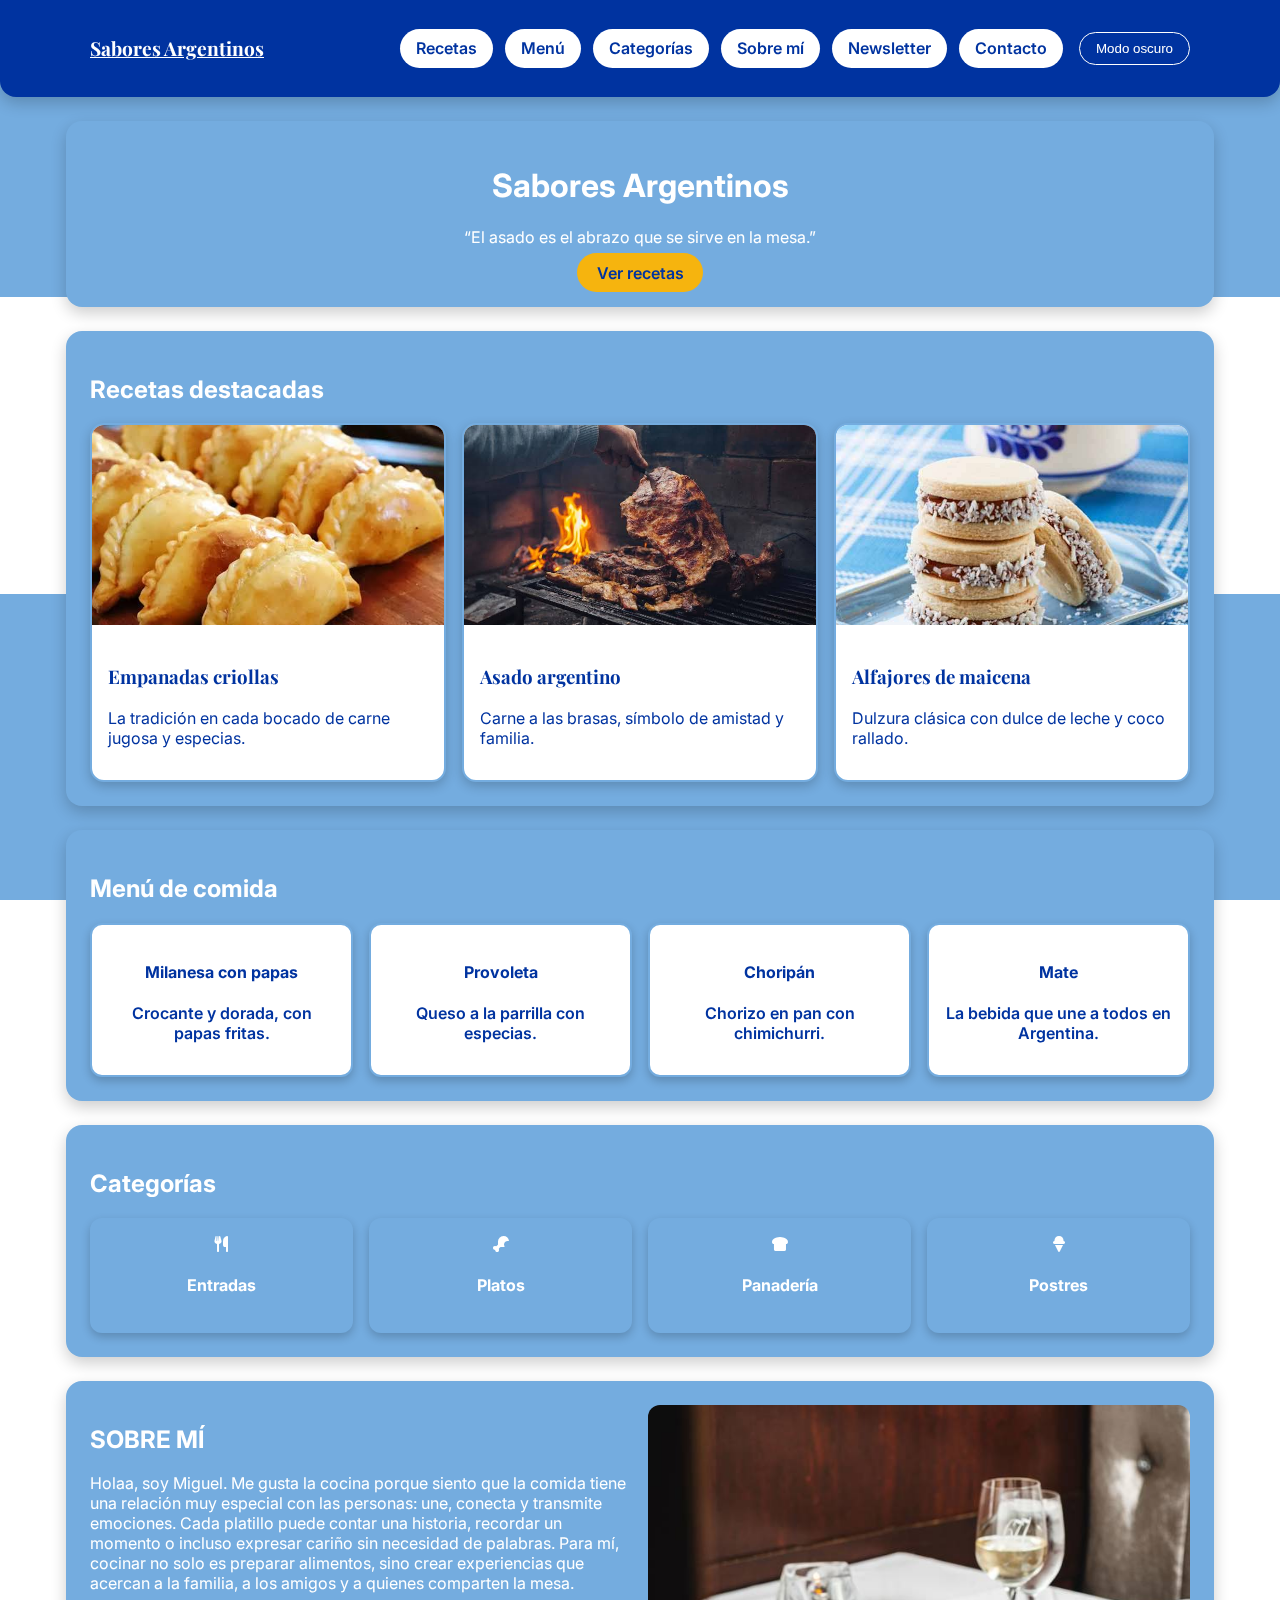
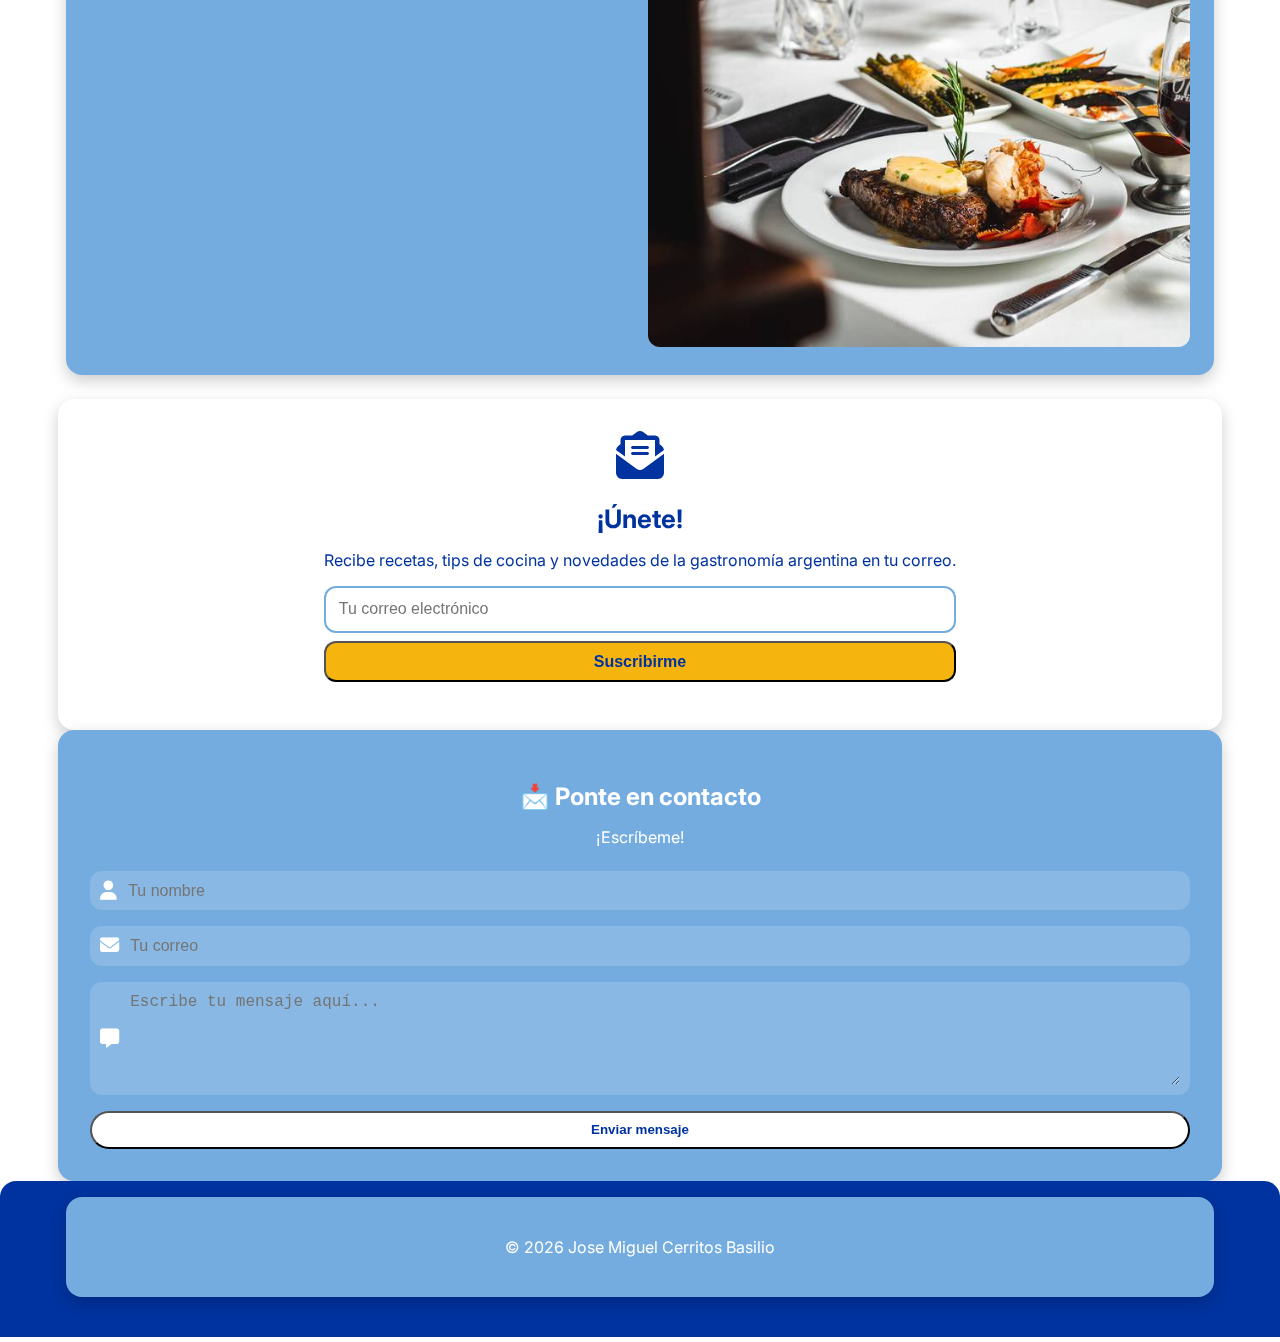
<file: index.html>
<!doctype html>
<html lang="es">
<head>
  <meta charset="utf-8" />
  <meta name="viewport" content="width=device-width, initial-scale=1" />
  <title>Sabores Argentinos — Blog Culinario</title>
  <link href="https://fonts.googleapis.com/css2?family=Inter:wght@400;600&family=Playfair+Display:wght@600&display=swap" rel="stylesheet">
  <link rel="stylesheet" href="https://cdnjs.cloudflare.com/ajax/libs/font-awesome/6.5.0/css/all.min.css"/>
  <link rel="stylesheet" href="styles.css">
</head>
<body>
  <div class="bandera-ar-bg"></div>

  <header class="site-header box">
    <div class="container header-inner">
      <a href="#" class="logo">Sabores Argentinos</a>
      <button id="navToggle" class="nav-toggle" aria-expanded="false" aria-label="Menú">☰</button>
      <nav id="primary-nav" class="primary-nav" aria-hidden="true">
        <ul>
          <li><a href="#recetas">Recetas</a></li>
          <li><a href="#menu">Menú</a></li>
          <li><a href="#categorias">Categorías</a></li>
          <li><a href="#sobre-mi">Sobre mí</a></li>
          <li><a href="#newsletter">Newsletter</a></li>
          <li><a href="#contacto">Contacto</a></li>
        </ul>
        <button id="themeToggle" class="btn-ghost">Modo oscuro</button>
      </nav>
    </div>
  </header>

  <main>
    <section class="hero">
      <div class="container box">
        <h1>Sabores Argentinos</h1>
        <p class="lead">“El asado es el abrazo que se sirve en la mesa.”</p>
        <a class="btn" href="#recetas">Ver recetas</a>
      </div>
    </section>

    <section id="recetas" class="recetas">
      <div class="container box">
        <h2>Recetas destacadas</h2>
        <div class="recetas-grid">
          <article class="card">
            <img src="IMG_7880.jpg" alt="Empanadas argentinas">
            <div class="card-body">
              <h3><a href="receta1.html">Empanadas criollas</a></h3>
              <p>La tradición en cada bocado de carne jugosa y especias.</p>
            </div>
          </article>
          <article class="card">
            <img src="IMG_7882.jpg" alt="Asado argentino">
            <div class="card-body">
              <h3><a href="receta2.html">Asado argentino</a></h3>
              <p>Carne a las brasas, símbolo de amistad y familia.</p>
            </div>
          </article>
          <article class="card">
            <img src="IMG_7884.jpg" alt="Alfajores">
            <div class="card-body">
              <h3><a href="receta3.html">Alfajores de maicena</a></h3>
              <p>Dulzura clásica con dulce de leche y coco rallado.</p>
            </div>
          </article>
        </div>
      </div>
    </section>

    <section id="menu" class="menu">
      <div class="container box">
        <h2>Menú de comida</h2>
        <div class="menu-grid">
          <div class="menu-item"><h4>Milanesa con papas</h4><p>Crocante y dorada, con papas fritas.</p></div>
          <div class="menu-item"><h4>Provoleta</h4><p>Queso a la parrilla con especias.</p></div>
          <div class="menu-item"><h4>Choripán</h4><p>Chorizo en pan con chimichurri.</p></div>
          <div class="menu-item"><h4>Mate</h4><p>La bebida que une a todos en Argentina.</p></div>
        </div>
      </div>
    </section>

    <section id="categorias" class="categorias">
      <div class="container box">
        <h2>Categorías</h2>
        <div class="categorias-grid">
          <div class="categoria"><i class="fa-solid fa-utensils"></i><h4>Entradas</h4></div>
          <div class="categoria"><i class="fa-solid fa-drumstick-bite"></i><h4>Platos</h4></div>
          <div class="categoria"><i class="fa-solid fa-bread-slice"></i><h4>Panadería</h4></div>
          <div class="categoria"><i class="fa-solid fa-ice-cream"></i><h4>Postres</h4></div>
        </div>
      </div>
    </section>

    <section id="sobre-mi" class="sobre-mi">
      <div class="container box grid-two">
        <div>
          <h2>SOBRE MÍ</h2>
          <p>
            Holaa, soy Miguel. Me gusta la cocina porque siento que la comida tiene una relación muy especial con las personas: une, conecta y transmite emociones. Cada platillo puede contar una historia, recordar un momento o incluso expresar cariño sin necesidad de palabras. Para mí, cocinar no solo es preparar alimentos, sino crear experiencias que acercan a la familia, a los amigos y a quienes comparten la mesa.
          </p>
        </div>
        <div class="about-photo"><img src="IMG_7886.jpg" alt="Foto de miguel"></div>
      </div>
    </section>

    <!-- Newsletter -->
    <section id="newsletter" class="newsletter">
      <div class="container newsletter-box">
        <i class="fa-solid fa-envelope-open-text newsletter-icon"></i>
        <div class="newsletter-text">
          <h2>¡Únete!</h2>
          <p>Recibe recetas, tips de cocina y novedades de la gastronomía argentina en tu correo.</p>
          <form id="subscribeForm" class="newsletter-form">
            <input type="email" id="email" placeholder="Tu correo electrónico" required>
            <button class="btn" type="submit">Suscribirme</button>
          </form>
          <p id="subscribeMsg"></p>
        </div>
      </div>
    </section>

    <!-- Contacto -->
    <section id="contacto" class="contacto">
      <div class="container contacto-box">
        <h2>📩 Ponte en contacto</h2>
        <p> ¡Escríbeme!</p>
        <form class="contact-form">
          <div class="form-group">
            <i class="fa-solid fa-user"></i>
            <input type="text" placeholder="Tu nombre" required>
          </div>
          <div class="form-group">
            <i class="fa-solid fa-envelope"></i>
            <input type="email" placeholder="Tu correo" required>
          </div>
          <div class="form-group">
            <i class="fa-solid fa-message"></i>
            <textarea placeholder="Escribe tu mensaje aquí..." rows="5" required></textarea>
          </div>
          <button type="submit" class="btn">Enviar mensaje</button>
        </form>
      </div>
    </section>
  </main>

  <footer class="site-footer">
    <div class="container box footer-inner">
      <p>© <span id="currentYear"></span> Jose Miguel Cerritos Basilio </p>
    </div>
  </footer>

  <script src="script.js"></script>
</body>
</html>
</file>
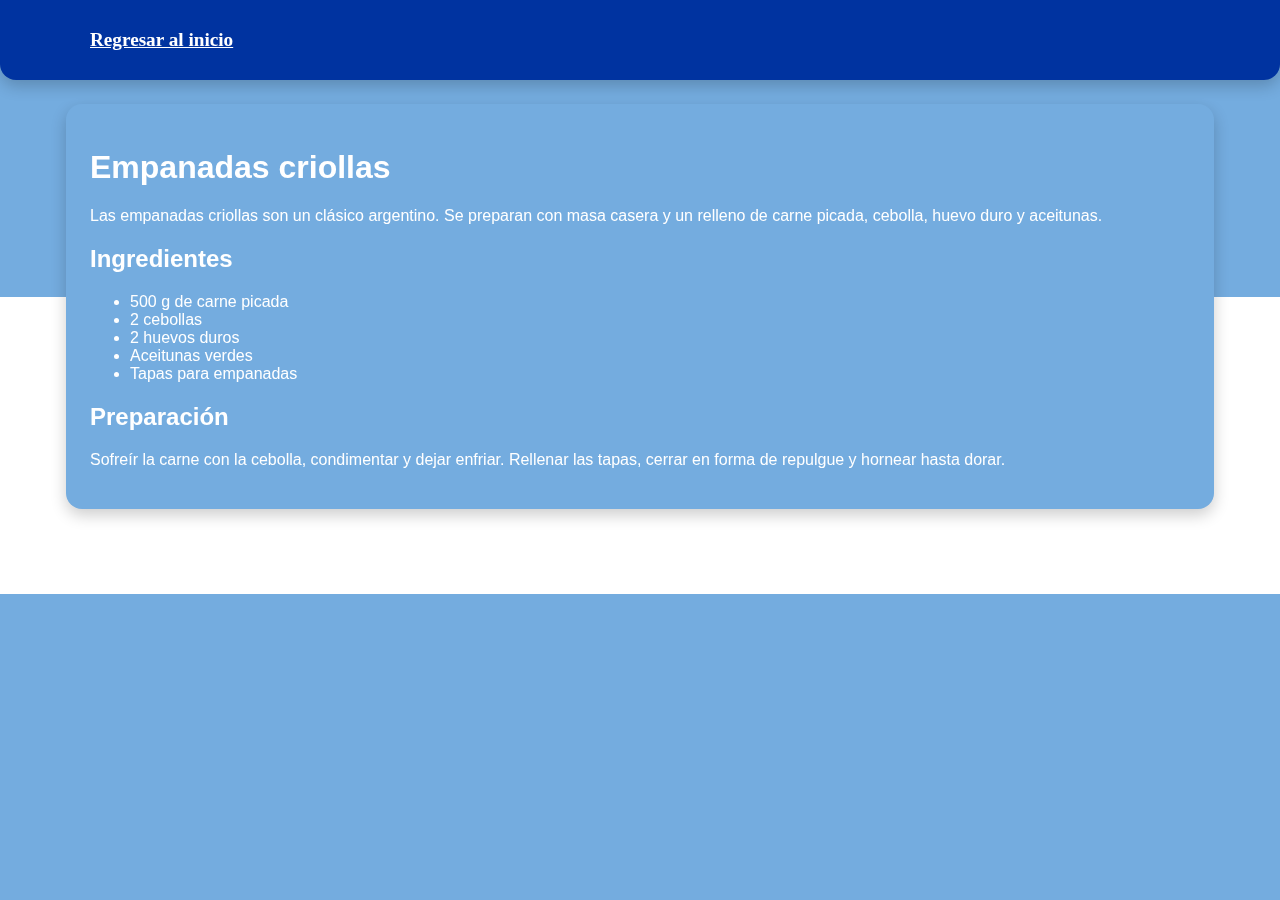
<file: receta1.html>
<!doctype html>
<html lang="es">
<head>
  <meta charset="utf-8" />
  <meta name="viewport" content="width=device-width, initial-scale=1" />
  <title>Empanadas criollas</title>
  <link rel="stylesheet" href="styles.css">
</head>
<body>
  <div class="bandera-ar-bg"></div>
  <header class="site-header box">
    <div class="container header-inner">
      <a href="index.html" class="logo">Regresar al inicio</a>
    </div>
  </header>
  <main>
    <div class="container box">
      <h1>Empanadas criollas</h1>
      <p>Las empanadas criollas son un clásico argentino. Se preparan con masa casera y un relleno de carne picada, cebolla, huevo duro y aceitunas.</p>
      <h2>Ingredientes</h2>
      <ul>
        <li>500 g de carne picada</li>
        <li>2 cebollas</li>
        <li>2 huevos duros</li>
        <li>Aceitunas verdes</li>
        <li>Tapas para empanadas</li>
      </ul>
      <h2>Preparación</h2>
      <p>Sofreír la carne con la cebolla, condimentar y dejar enfriar. Rellenar las tapas, cerrar en forma de repulgue y hornear hasta dorar.</p>
    </div>
  </main>
</body>
</html>
</file>
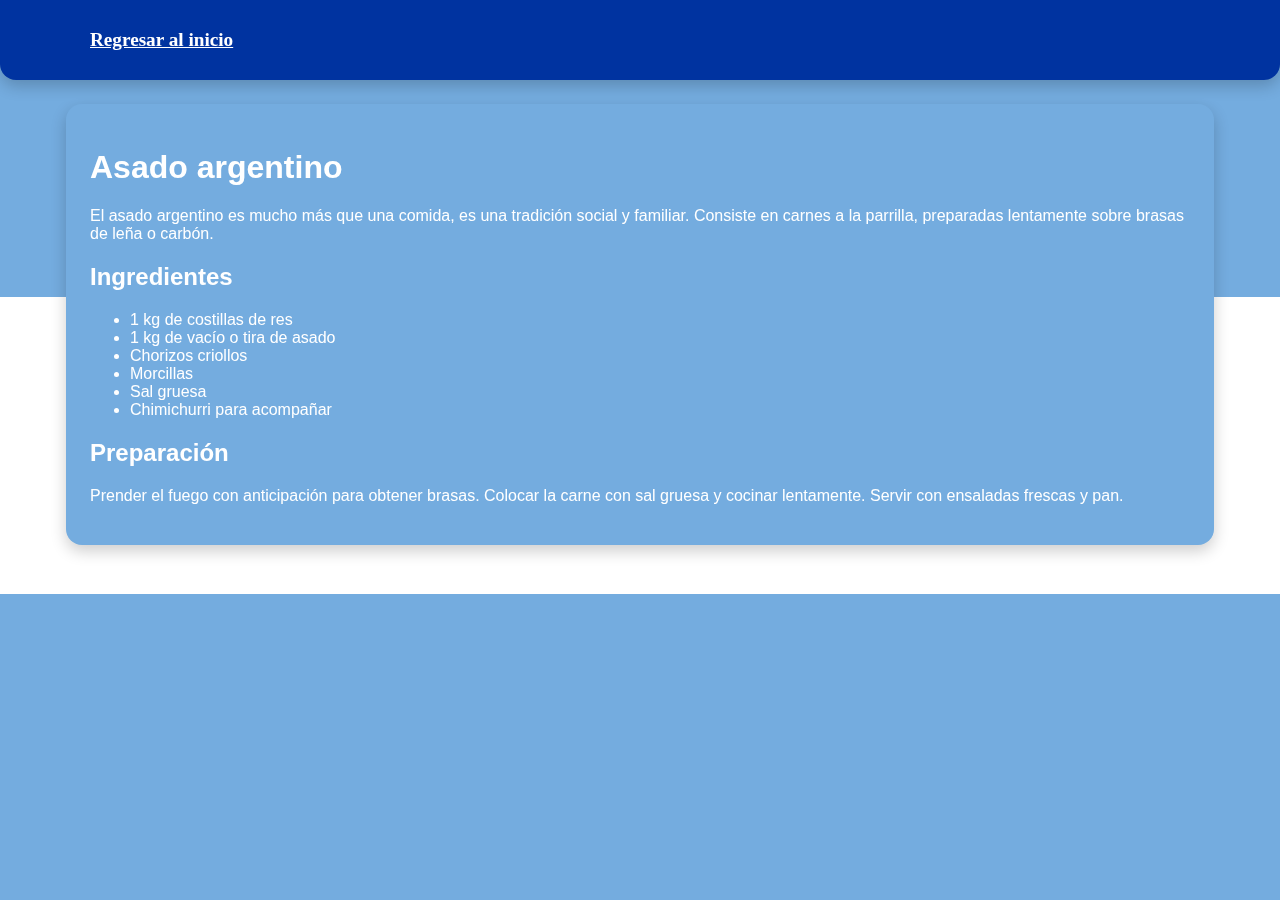
<file: receta2.html>
<!doctype html>
<html lang="es">
<head>
  <meta charset="utf-8" />
  <meta name="viewport" content="width=device-width, initial-scale=1" />
  <title>Asado argentino</title>
  <link rel="stylesheet" href="styles.css">
</head>
<body>
  <div class="bandera-ar-bg"></div>
  <header class="site-header box">
    <div class="container header-inner">
      <a href="index.html" class="logo">Regresar al inicio</a>
    </div>
  </header>
  <main>
    <div class="container box">
      <h1>Asado argentino</h1>
      <p>El asado argentino es mucho más que una comida, es una tradición social y familiar. Consiste en carnes a la parrilla, preparadas lentamente sobre brasas de leña o carbón.</p>
      <h2>Ingredientes</h2>
      <ul>
        <li>1 kg de costillas de res</li>
        <li>1 kg de vacío o tira de asado</li>
        <li>Chorizos criollos</li>
        <li>Morcillas</li>
        <li>Sal gruesa</li>
        <li>Chimichurri para acompañar</li>
      </ul>
      <h2>Preparación</h2>
      <p>Prender el fuego con anticipación para obtener brasas. Colocar la carne con sal gruesa y cocinar lentamente. Servir con ensaladas frescas y pan.</p>
    </div>
  </main>
</body>
</html>
</file>
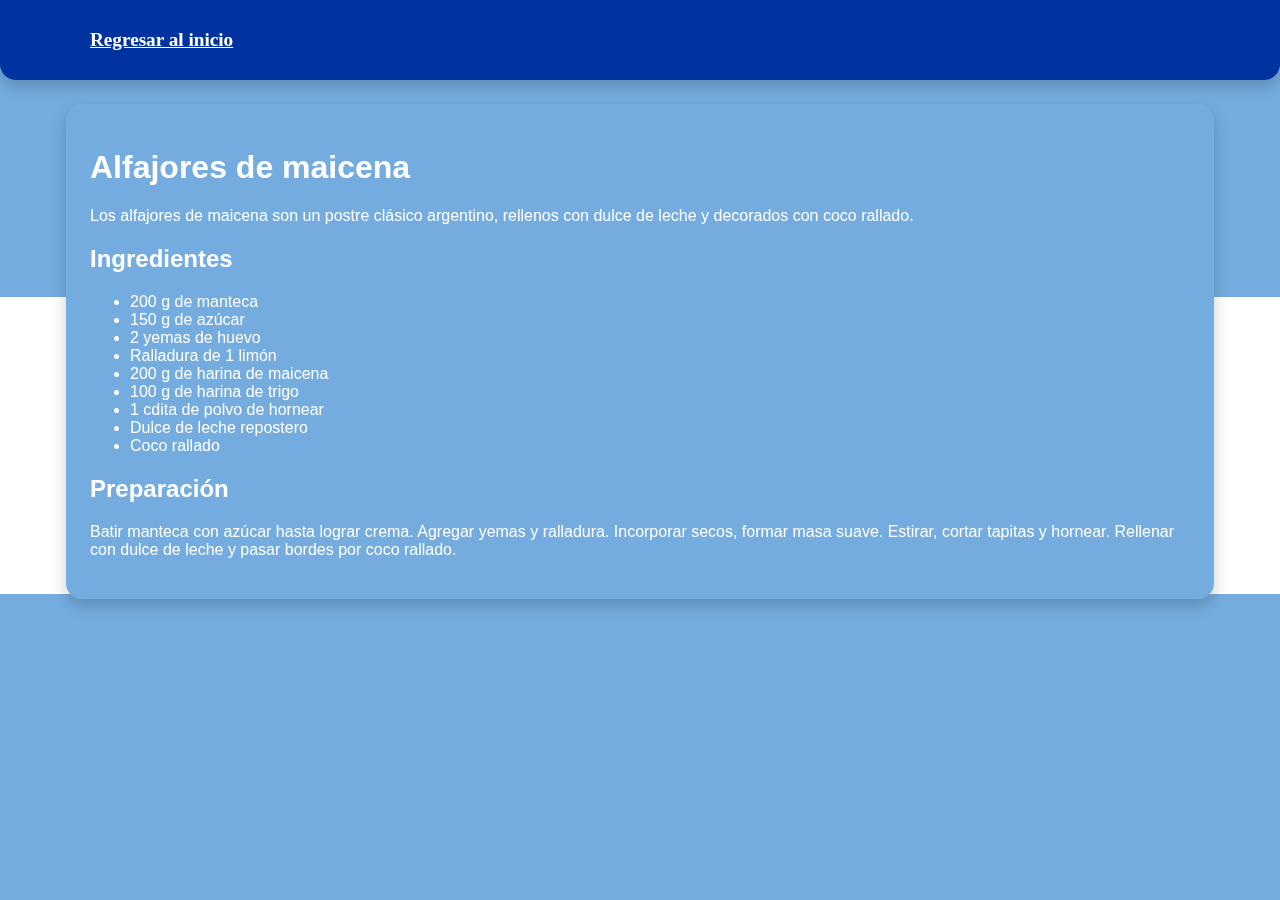
<file: receta3.html>
<!doctype html>
<html lang="es">
<head>
  <meta charset="utf-8" />
  <meta name="viewport" content="width=device-width, initial-scale=1" />
  <title>Alfajores de maicena</title>
  <link rel="stylesheet" href="styles.css">
</head>
<body>
  <div class="bandera-ar-bg"></div>
  <header class="site-header box">
    <div class="container header-inner">
      <a href="index.html" class="logo">Regresar al inicio</a>
    </div>
  </header>
  <main>
    <div class="container box">
      <h1>Alfajores de maicena</h1>
      <p>Los alfajores de maicena son un postre clásico argentino, rellenos con dulce de leche y decorados con coco rallado.</p>
      <h2>Ingredientes</h2>
      <ul>
        <li>200 g de manteca</li>
        <li>150 g de azúcar</li>
        <li>2 yemas de huevo</li>
        <li>Ralladura de 1 limón</li>
        <li>200 g de harina de maicena</li>
        <li>100 g de harina de trigo</li>
        <li>1 cdita de polvo de hornear</li>
        <li>Dulce de leche repostero</li>
        <li>Coco rallado</li>
      </ul>
      <h2>Preparación</h2>
      <p>Batir manteca con azúcar hasta lograr crema. Agregar yemas y ralladura. Incorporar secos, formar masa suave. Estirar, cortar tapitas y hornear. Rellenar con dulce de leche y pasar bordes por coco rallado.</p>
    </div>
  </main>
</body>
</html>
</file>
<file: styles.css>
:root {
  --celeste: #74acdf;
  --blanco: #ffffff;
  --azul: #0033a0;
  --amarillo: #f6b40e;

  --bg: var(--blanco);
  --card-bg: var(--celeste);
  --text: #222;
  --accent: var(--azul);
  --accent-2: var(--amarillo);
}

/* Tema oscuro */
[data-theme="dark"] {
  --bg:#0a0f1a;
  --card-bg:#2b2b3c;
  --text:#f2f2f2;
  --accent:#5dade2;
  --accent-2:#5a8dee;
}

/* Fondo bandera Argentina */
.bandera-ar-bg {
  position: fixed;
  top: 0; left: 0;
  width: 100%; height: 100%;
  background: linear-gradient(
    to bottom,
    #74acdf 0 33%,
    #ffffff 33% 66%,
    #74acdf 66% 100%
  );
  z-index: -2;
}
.bandera-ar-bg::after {
  content: "☀️";
  position: absolute;
  top: 50%; left: 50%;
  transform: translate(-50%, -50%);
  font-size: 80px;
  color: gold;
}

/* Layout base */
body { font-family:'Inter',sans-serif; margin:0; background:var(--bg); color:var(--text); }
.container { max-width:1100px; margin:0 auto; padding:1rem; }
.box { background: var(--card-bg); color: var(--blanco); padding:1.5rem; border-radius:16px; box-shadow:0 6px 16px rgba(0,0,0,.2); margin-bottom:1.5rem; }

/* Header */
.site-header { position:sticky; top:0; background:var(--azul); padding:0.8rem 1rem; border-radius:0 0 16px 16px; z-index:100; }
.header-inner { display:flex; justify-content:space-between; align-items:center; }
.logo { font-weight:bold; color:var(--blanco); font-family:'Playfair Display',serif; font-size:1.2rem; }

/* Nav */
.nav-toggle { background:none; border:none; font-size:1.8rem; color:var(--blanco); cursor:pointer; display:block; }
.primary-nav { display:none; flex-direction:column; gap:.75rem; margin-top:.5rem; }
.primary-nav ul { list-style:none; margin:0; padding:0; display:flex; flex-direction:column; gap:.5rem; }
.primary-nav li a { display:block; text-align:center; background:var(--blanco); padding:.6rem 1rem; border-radius:25px; text-decoration:none; color:var(--azul); font-weight:600; transition:.3s; }
.primary-nav li a:hover { background:var(--amarillo); color:#fff; }
.btn-ghost { background:transparent; border:1px solid var(--blanco); color:var(--blanco); border-radius:20px; padding:.5rem 1rem; cursor:pointer; }

/* Nav desktop */
@media(min-width:768px){
  .nav-toggle{display:none}
  .primary-nav { display:flex !important; flex-direction:row; align-items:center; gap:1rem; margin:0; }
  .primary-nav ul { flex-direction:row; gap:.75rem; }
  .primary-nav .btn-ghost { margin-top:0 }
}

/* Hero */
.hero { text-align:center }
.btn { background:var(--amarillo); color:var(--azul); padding:.6rem 1.2rem; border-radius:20px; text-decoration:none; font-weight:600; transition:.3s; }
.btn:hover { background:var(--azul); color:var(--blanco); }

/* Recetas */
.recetas-grid { display:flex; flex-direction:column; gap:1rem; }
@media(min-width:768px){ .recetas-grid { flex-direction:row } }
.card { border-radius:14px; overflow:hidden; background:var(--blanco); color:var(--azul); border:2px solid var(--celeste); box-shadow:0 4px 12px rgba(0,0,0,.2); flex:1; }
.card img { width:100%; height:200px; object-fit:cover; }
.card-body { padding:1rem }
.card-body h3 a { color:var(--azul); text-decoration:none; font-family:'Playfair Display',serif; }
.card-body h3 a:hover { text-decoration:underline; color:var(--amarillo); }

/* Menú */
.menu-grid { display:grid; grid-template-columns:repeat(auto-fit,minmax(180px,1fr)); gap:1rem; }
.menu-item { background:var(--blanco); border:2px solid var(--celeste); color:var(--azul); border-radius:12px; padding:1rem; text-align:center; font-weight:600; box-shadow:0 4px 10px rgba(0,0,0,.2); }

/* Categorías */
.categorias-grid { display:grid; grid-template-columns:repeat(auto-fit,minmax(150px,1fr)); gap:1rem; }
.categoria { background:var(--celeste); color:var(--blanco); padding:1rem; border-radius:12px; text-align:center; box-shadow:0 4px 10px rgba(0,0,0,.2); }

/* Sobre mí */
.grid-two { display:grid; gap:1rem; }
@media(min-width:768px){ .grid-two { grid-template-columns:1fr 1fr } }
.about-photo img { width:100%; border-radius:12px; }

/* Newsletter */
.newsletter-box { display: flex; flex-direction: column; align-items: center; background: var(--blanco); color: var(--azul); border-radius: 16px; padding: 2rem; text-align: center; box-shadow: 0 6px 16px rgba(0,0,0,0.2); }
.newsletter-icon { font-size: 3rem; margin-bottom: 1rem; }
.newsletter-text h2 { margin: 0.5rem 0; font-size: 1.6rem; }
.newsletter-form { display: flex; flex-direction: column; gap: 0.5rem; margin-top: 1rem; }
.newsletter-form input { padding: 0.8rem; border-radius: 12px; border: 2px solid var(--celeste); font-size: 1rem; }
.newsletter-form button { font-size: 1rem; border-radius: 12px; }

/* Contacto */
.contacto-box { background: var(--celeste); color: #fff; border-radius: 16px; padding: 2rem; box-shadow: 0 6px 16px rgba(0,0,0,0.2); }
.contacto-box h2 { text-align: center; margin-bottom: 1rem; }
.contacto-box p { text-align: center; margin-bottom: 1.5rem; }
.contact-form { display: flex; flex-direction: column; gap: 1rem; }
.form-group { display: flex; align-items: center; background: rgba(255,255,255,0.15); padding: 0.6rem; border-radius: 12px; }
.form-group i { margin-right: 0.6rem; font-size: 1.2rem; }
.form-group input,.form-group textarea { flex: 1; border: none; background: transparent; color: #fff; font-size: 1rem; outline: none; }
.contact-form button { background: #fff; color: var(--azul); font-weight: bold; transition: 0.3s; }
.contact-form button:hover { background: var(--amarillo); color: #fff; }

/* Footer */
.site-footer { text-align:center; padding:1rem; color:var(--blanco); background:var(--azul); border-radius:16px 16px 0 0; }

/* Fix nav sticky */
section { scroll-margin-top: 120px; }
html { scroll-behavior: smooth; }
</file>
